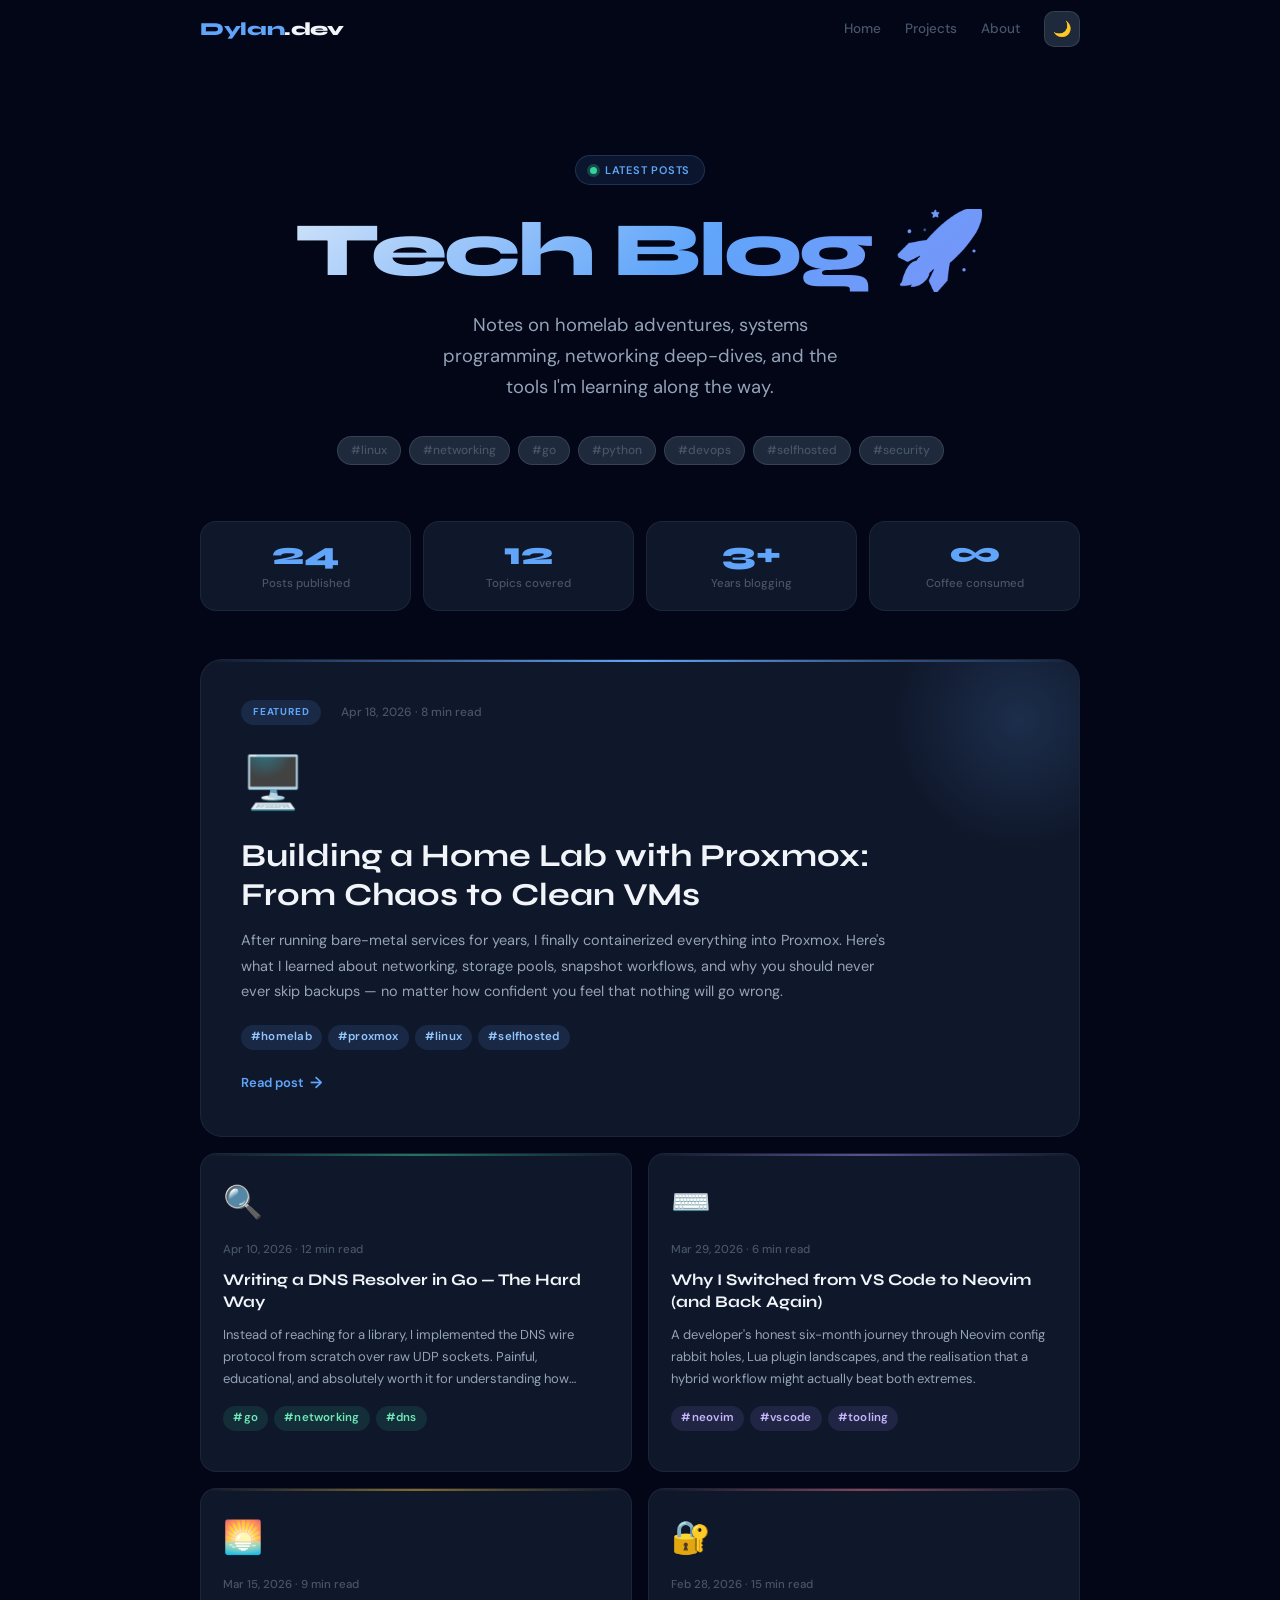
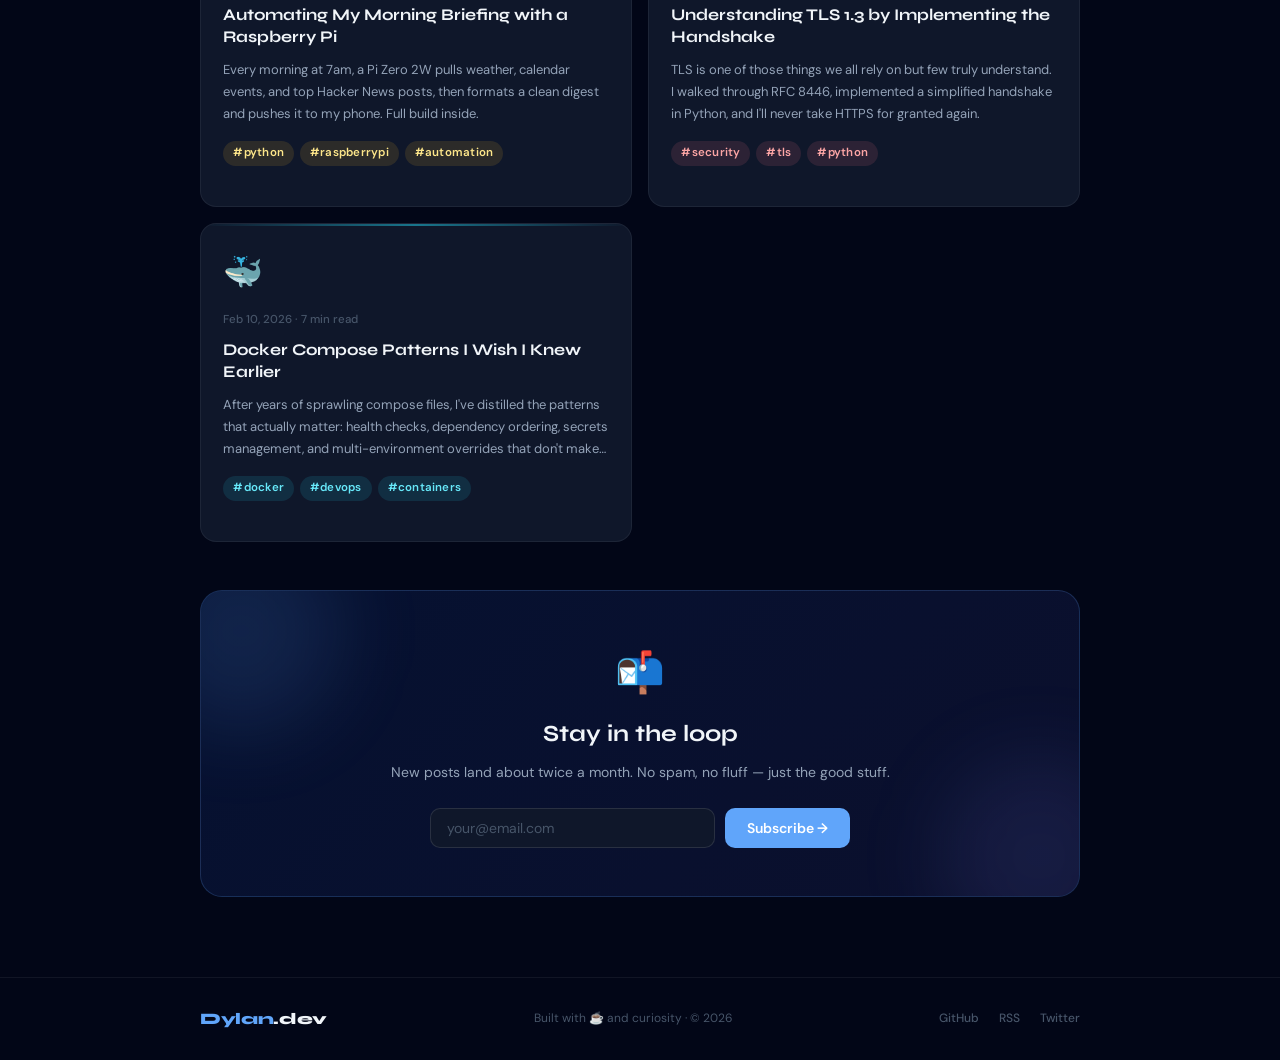
<file: index.html>
<!DOCTYPE html>
<html lang="en" data-theme="dark">
<head>
  <meta charset="UTF-8"/>
  <meta name="viewport" content="width=device-width,initial-scale=1.0"/>
  <title>Dylan.dev — Tech Blog</title>
  <meta name="description" content="Dylan's tech blog covering IT, coding, homelab projects, and deep dives into how things actually work."/>
  <link rel="canonical" href="https://dylan.dev/"/>
  <meta property="og:title" content="Dylan.dev — Tech Blog"/>
  <meta property="og:description" content="Projects, systems, and learning in IT and development."/>
  <meta property="og:type" content="website"/>
  <meta property="og:url" content="https://dylan.dev/"/>
  <meta name="twitter:card" content="summary"/>
  <meta name="theme-color" content="#020617"/>
  <link rel="preconnect" href="https://fonts.googleapis.com"/>
  <link rel="preconnect" href="https://fonts.gstatic.com" crossorigin/>
  <link href="https://fonts.googleapis.com/css2?family=Syne:wght@600;700;800&family=DM+Sans:ital,opsz,wght@0,9..40,300;0,9..40,400;0,9..40,500;1,9..40,300&display=swap" rel="stylesheet"/>
  <style>
    /* ── RESET & BASE ─────────────────────────────────────────── */
    *, *::before, *::after { box-sizing: border-box; margin: 0; padding: 0; }
    html { scroll-behavior: smooth; }
    body {
      font-family: 'DM Sans', sans-serif;
      font-size: 15px;
      line-height: 1.65;
      min-height: 100vh;
      transition: background .3s, color .3s;
    }

    /* ── DESIGN TOKENS ────────────────────────────────────────── */
    :root {
      --bg:       #020617;
      --bg2:      #0f172a;
      --bg3:      #1e293b;
      --card:     #0f172a;
      --card2:    #1e293b;
      --fg:       #f1f5f9;
      --fg2:      #94a3b8;
      --fg3:      #475569;
      --border:   rgba(255,255,255,0.06);
      --border2:  rgba(255,255,255,0.11);
      --accent:   #60a5fa;
      --accent2:  #818cf8;
      --green:    #34d399;
      --font-display: 'Syne', sans-serif;
      --font-body:    'DM Sans', sans-serif;
      --r:  10px;
      --rl: 16px;
      --rx: 22px;
    }
    [data-theme="light"] {
      --bg:      #f1f5f9;
      --bg2:     #ffffff;
      --bg3:     #e2e8f0;
      --card:    #ffffff;
      --card2:   #f8fafc;
      --fg:      #0f172a;
      --fg2:     #334155;
      --fg3:     #64748b;
      --border:  rgba(0,0,0,0.07);
      --border2: rgba(0,0,0,0.13);
      --accent:  #2563eb;
      --accent2: #6366f1;
      --green:   #059669;
    }

    /* ── LAYOUT UTILITIES ─────────────────────────────────────── */
    .container { max-width: 960px; margin: 0 auto; padding: 0 clamp(1rem,5vw,2.5rem); }
    .grid-posts {
      display: grid;
      grid-template-columns: repeat(auto-fill, minmax(min(100%, 290px), 1fr));
      gap: 16px;
    }
    .col-full { grid-column: 1 / -1; }

    /* ── REVEAL ANIMATION ─────────────────────────────────────── */
    .reveal {
      opacity: 0;
      transform: translateY(20px);
      transition: opacity .6s ease, transform .6s ease;
    }
    .reveal.visible { opacity: 1; transform: none; }

    /* ── NAVBAR ───────────────────────────────────────────────── */
    .navbar {
      position: sticky;
      top: 0;
      z-index: 100;
      border-bottom: 1px solid transparent;
      transition: background .3s, border-color .3s, backdrop-filter .3s;
    }
    .navbar.scrolled {
      background: color-mix(in srgb, var(--bg) 85%, transparent);
      backdrop-filter: blur(18px);
      -webkit-backdrop-filter: blur(18px);
      border-bottom-color: var(--border);
    }
    .navbar-inner {
      display: flex;
      align-items: center;
      justify-content: space-between;
      height: 58px;
    }
    .logo {
      font-family: var(--font-display);
      font-weight: 800;
      font-size: 1.15rem;
      letter-spacing: -0.02em;
      text-decoration: none;
      color: var(--fg);
    }
    .logo span { color: var(--accent); }
    .nav-links { display: flex; align-items: center; gap: 1.5rem; }
    .nav-links a {
      color: var(--fg3);
      text-decoration: none;
      font-size: 13.5px;
      font-weight: 500;
      transition: color .2s;
    }
    .nav-links a:hover { color: var(--fg); }
    .theme-btn {
      width: 36px; height: 36px;
      display: flex; align-items: center; justify-content: center;
      background: var(--bg3);
      border: 1px solid var(--border2);
      border-radius: var(--r);
      cursor: pointer;
      font-size: 15px;
      transition: transform .2s;
    }
    .theme-btn:hover { transform: scale(1.1); }

    /* ── HERO ─────────────────────────────────────────────────── */
    .hero {
      text-align: center;
      padding: clamp(3rem,9vw,6rem) 0 clamp(2rem,5vw,3.5rem);
    }
    .hero-badge {
      display: inline-flex;
      align-items: center;
      gap: 8px;
      padding: 5px 14px;
      border-radius: 100px;
      font-size: 11px;
      font-weight: 600;
      letter-spacing: .07em;
      text-transform: uppercase;
      background: rgba(96,165,250,0.1);
      color: var(--accent);
      border: 1px solid rgba(96,165,250,0.2);
      margin-bottom: 1.5rem;
    }
    [data-theme="light"] .hero-badge {
      background: rgba(37,99,235,0.08);
      border-color: rgba(37,99,235,0.2);
    }
    .hero-badge .dot {
      width: 7px; height: 7px;
      border-radius: 50%;
      background: var(--green);
      box-shadow: 0 0 0 3px color-mix(in srgb, var(--green) 25%, transparent);
    }
    .hero h1 {
      font-family: var(--font-display);
      font-weight: 800;
      line-height: 1.08;
      letter-spacing: -0.035em;
      font-size: clamp(2.8rem, 9vw, 4.8rem);
      background: linear-gradient(140deg, var(--fg) 0%, var(--accent) 55%, var(--accent2) 100%);
      -webkit-background-clip: text;
      -webkit-text-fill-color: transparent;
      background-clip: text;
      margin-bottom: 1.1rem;
    }
    [data-theme="light"] .hero h1 {
      background: linear-gradient(140deg, #0f172a 0%, #2563eb 55%, #6366f1 100%);
      -webkit-background-clip: text;
      background-clip: text;
    }
    .hero p {
      color: var(--fg2);
      font-size: clamp(1rem,2.5vw,1.15rem);
      max-width: 440px;
      margin: 0 auto 2rem;
      line-height: 1.7;
    }
    .tag-cloud {
      display: flex;
      flex-wrap: wrap;
      justify-content: center;
      gap: 8px;
    }
    .tag-cloud span {
      padding: 4px 13px;
      border-radius: 100px;
      font-size: 12px;
      font-weight: 500;
      background: var(--bg3);
      color: var(--fg3);
      border: 1px solid var(--border2);
      cursor: pointer;
      transition: color .2s, border-color .2s;
    }
    .tag-cloud span:hover { color: var(--accent); border-color: var(--accent); }

    /* ── STATS BAR ────────────────────────────────────────────── */
    .stats-bar {
      display: grid;
      grid-template-columns: repeat(auto-fit, minmax(120px, 1fr));
      gap: 12px;
      margin-bottom: 3rem;
    }
    .stat-card {
      background: var(--card);
      border: 1px solid var(--border);
      border-radius: var(--rl);
      padding: 16px;
      text-align: center;
    }
    .stat-value {
      font-family: var(--font-display);
      font-weight: 800;
      font-size: 2rem;
      color: var(--accent);
      line-height: 1;
      margin-bottom: 5px;
    }
    .stat-label {
      font-size: 11.5px;
      font-weight: 500;
      color: var(--fg3);
    }

    /* ── FEATURED POST ────────────────────────────────────────── */
    .featured {
      position: relative;
      overflow: hidden;
      border-radius: var(--rx);
      background: var(--card);
      border: 1px solid var(--border);
      cursor: pointer;
      transition: transform .28s ease, box-shadow .28s ease, border-color .28s ease;
    }
    .featured:hover { transform: translateY(-3px); }
    .featured-glow {
      position: absolute;
      top: -70px; right: -70px;
      width: 260px; height: 260px;
      border-radius: 50%;
      pointer-events: none;
    }
    .featured-top-line {
      position: absolute;
      top: 0; left: 0; right: 0;
      height: 2px;
    }
    .featured-body { position: relative; z-index: 1; padding: clamp(1.5rem,4vw,2.5rem); }
    .badge-featured {
      display: inline-block;
      font-size: 10px;
      font-weight: 700;
      letter-spacing: .08em;
      text-transform: uppercase;
      padding: 4px 12px;
      border-radius: 100px;
      margin-right: 10px;
    }
    .post-meta { font-size: 12px; color: var(--fg3); font-weight: 500; }
    .featured-emoji { font-size: 3.2rem; margin: 1rem 0 .75rem; }
    .featured h2 {
      font-family: var(--font-display);
      font-weight: 700;
      font-size: clamp(1.35rem,3.5vw,2rem);
      line-height: 1.2;
      color: var(--fg);
      margin-bottom: .9rem;
      max-width: 650px;
    }
    .featured p {
      color: var(--fg2);
      font-size: 14.5px;
      line-height: 1.75;
      max-width: 650px;
      margin-bottom: 1.25rem;
    }
    .tags { display: flex; flex-wrap: wrap; gap: 6px; margin-bottom: 1.25rem; }
    .tag {
      font-size: 11.5px;
      font-weight: 600;
      padding: 3px 10px;
      border-radius: 100px;
      text-transform: lowercase;
      letter-spacing: .02em;
    }
    .cta-link {
      display: inline-flex;
      align-items: center;
      gap: 6px;
      font-size: 13px;
      font-weight: 600;
      text-decoration: none;
      transition: gap .2s;
    }
    .cta-link:hover { gap: 10px; }
    .cta-arrow { font-size: 1rem; transition: transform .2s; }

    /* ── POST CARDS ───────────────────────────────────────────── */
    .post-card {
      position: relative;
      overflow: hidden;
      border-radius: var(--rl);
      background: var(--card);
      border: 1px solid var(--border);
      cursor: pointer;
      display: flex;
      flex-direction: column;
      transition: transform .25s ease, box-shadow .25s ease, border-color .25s ease;
    }
    .post-card:hover { transform: translateY(-4px); box-shadow: 0 10px 36px rgba(0,0,0,.28); }
    .card-stripe {
      height: 2px;
      width: 100%;
      opacity: 0.5;
      transition: opacity .25s;
    }
    .post-card:hover .card-stripe { opacity: 1; }
    .card-body { padding: 1.25rem 1.4rem; flex: 1; display: flex; flex-direction: column; }
    .card-emoji { font-size: 2rem; margin-bottom: .75rem; }
    .card-meta { font-size: 11.5px; color: var(--fg3); font-weight: 500; margin-bottom: .6rem; }
    .card-title {
      font-family: var(--font-display);
      font-weight: 700;
      font-size: 1.02rem;
      color: var(--fg);
      line-height: 1.35;
      margin-bottom: .65rem;
      flex: 1;
    }
    .card-excerpt {
      font-size: 13px;
      color: var(--fg2);
      line-height: 1.7;
      margin-bottom: 1rem;
      display: -webkit-box;
      -webkit-line-clamp: 3;
      -webkit-box-orient: vertical;
      overflow: hidden;
    }

    /* ── NEWSLETTER ───────────────────────────────────────────── */
    .newsletter {
      position: relative;
      overflow: hidden;
      border-radius: var(--rx);
      padding: clamp(2rem,5vw,3rem);
      text-align: center;
      background: linear-gradient(135deg, rgba(37,99,235,0.12) 0%, rgba(99,102,241,0.1) 100%);
      border: 1px solid rgba(96,165,250,0.2);
      margin-bottom: 5rem;
    }
    [data-theme="light"] .newsletter {
      background: linear-gradient(135deg, rgba(37,99,235,0.06) 0%, rgba(99,102,241,0.06) 100%);
      border-color: rgba(37,99,235,0.15);
    }
    .newsletter-blob {
      position: absolute;
      border-radius: 50%;
      pointer-events: none;
      filter: blur(40px);
    }
    .newsletter h3 {
      font-family: var(--font-display);
      font-weight: 700;
      font-size: 1.45rem;
      color: var(--fg);
      margin-bottom: .5rem;
    }
    .newsletter p { color: var(--fg2); font-size: 14px; margin-bottom: 1.5rem; }
    .nl-form {
      display: flex;
      flex-wrap: wrap;
      justify-content: center;
      gap: 10px;
      max-width: 420px;
      margin: 0 auto;
    }
    .nl-input {
      flex: 1;
      min-width: 180px;
      padding: 10px 16px;
      border-radius: var(--r);
      background: var(--card);
      border: 1px solid var(--border2);
      color: var(--fg);
      font-family: var(--font-body);
      font-size: 14px;
      outline: none;
      transition: border-color .2s;
    }
    .nl-input:focus { border-color: var(--accent); box-shadow: 0 0 0 3px rgba(96,165,250,.15); }
    .nl-input::placeholder { color: var(--fg3); }
    .nl-btn {
      padding: 10px 22px;
      border-radius: var(--r);
      background: var(--accent);
      color: #fff;
      font-family: var(--font-body);
      font-weight: 600;
      font-size: 14px;
      border: none;
      cursor: pointer;
      transition: filter .2s, transform .15s;
      white-space: nowrap;
    }
    .nl-btn:hover { filter: brightness(1.1); transform: translateY(-1px); }
    .nl-success {
      display: none;
      align-items: center;
      gap: 8px;
      background: rgba(52,211,153,0.15);
      color: var(--green);
      padding: 10px 22px;
      border-radius: var(--r);
      font-weight: 600;
      font-size: 14px;
      border: 1px solid rgba(52,211,153,0.25);
    }

    /* ── FOOTER ───────────────────────────────────────────────── */
    footer {
      border-top: 1px solid var(--border);
      padding: 1.75rem 0;
    }
    .footer-inner {
      display: flex;
      flex-wrap: wrap;
      align-items: center;
      justify-content: space-between;
      gap: 12px;
    }
    .footer-copy { font-size: 12px; color: var(--fg3); }
    .footer-links { display: flex; gap: 20px; }
    .footer-links a {
      font-size: 12px;
      font-weight: 500;
      color: var(--fg3);
      text-decoration: none;
      transition: color .2s;
    }
    .footer-links a:hover { color: var(--accent); }

    /* ── SCROLL BAR ───────────────────────────────────────────── */
    ::-webkit-scrollbar { width: 6px; }
    ::-webkit-scrollbar-track { background: var(--bg); }
    ::-webkit-scrollbar-thumb { background: var(--bg3); border-radius: 3px; }

    /* ── RESPONSIVE ───────────────────────────────────────────── */
    @media (max-width: 480px) {
      .nav-links a { display: none; }
      .footer-inner { flex-direction: column; text-align: center; }
    }
  </style>
</head>
<body>

<!-- ══════════════════════════════════════════════════════════
     NAVBAR
══════════════════════════════════════════════════════════ -->
<header class="navbar" id="navbar">
  <div class="container">
    <div class="navbar-inner">
      <a href="/" class="logo"><span>Dylan</span>.dev</a>
      <nav class="nav-links">
        <a href="#">Home</a>
        <a href="#">Projects</a>
        <a href="#">About</a>
        <button class="theme-btn" id="themeToggle" aria-label="Toggle theme">🌙</button>
      </nav>
    </div>
  </div>
</header>

<!-- ══════════════════════════════════════════════════════════
     HERO
══════════════════════════════════════════════════════════ -->
<section class="hero container reveal" id="hero">
  <div class="hero-badge">
    <span class="dot"></span>
    Latest posts
  </div>
  <h1>Tech Blog 🚀</h1>
  <p>Notes on homelab adventures, systems programming, networking deep-dives, and the tools I'm learning along the way.</p>
  <div class="tag-cloud">
    <span>#linux</span>
    <span>#networking</span>
    <span>#go</span>
    <span>#python</span>
    <span>#devops</span>
    <span>#selfhosted</span>
    <span>#security</span>
  </div>
</section>

<!-- ══════════════════════════════════════════════════════════
     STATS BAR
══════════════════════════════════════════════════════════ -->
<div class="container">
  <div class="stats-bar reveal">
    <div class="stat-card"><div class="stat-value">24</div><div class="stat-label">Posts published</div></div>
    <div class="stat-card"><div class="stat-value">12</div><div class="stat-label">Topics covered</div></div>
    <div class="stat-card"><div class="stat-value">3+</div><div class="stat-label">Years blogging</div></div>
    <div class="stat-card"><div class="stat-value">∞</div><div class="stat-label">Coffee consumed</div></div>
  </div>
</div>

<!-- ══════════════════════════════════════════════════════════
     POSTS GRID
══════════════════════════════════════════════════════════ -->
<main class="container" id="posts">
  <div class="grid-posts">

    <!-- FEATURED POST -->
    <article class="featured col-full reveal" id="featured-post"
      style="--a:#60a5fa; --ad:rgba(96,165,250,0.13);">
      <div class="featured-glow"
        style="background:radial-gradient(circle, rgba(96,165,250,0.16) 0%, transparent 70%)"></div>
      <div class="featured-top-line"
        style="background:linear-gradient(90deg,transparent,#60a5fa,transparent)"></div>
      <div class="featured-body">
        <div style="display:flex;align-items:center;flex-wrap:wrap;gap:10px;margin-bottom:14px">
          <span class="badge-featured" style="background:rgba(96,165,250,0.13);color:#60a5fa">Featured</span>
          <span class="post-meta">Apr 18, 2026 · 8 min read</span>
        </div>
        <div class="featured-emoji">🖥️</div>
        <h2>Building a Home Lab with Proxmox: From Chaos to Clean VMs</h2>
        <p>After running bare-metal services for years, I finally containerized everything into Proxmox. Here's what I learned about networking, storage pools, snapshot workflows, and why you should never ever skip backups — no matter how confident you feel that nothing will go wrong.</p>
        <div class="tags">
          <span class="tag" style="background:rgba(96,165,250,0.12);color:#93c5fd">#homelab</span>
          <span class="tag" style="background:rgba(96,165,250,0.12);color:#93c5fd">#proxmox</span>
          <span class="tag" style="background:rgba(96,165,250,0.12);color:#93c5fd">#linux</span>
          <span class="tag" style="background:rgba(96,165,250,0.12);color:#93c5fd">#selfhosted</span>
        </div>
        <a href="#" class="cta-link" style="color:#60a5fa">
          Read post <span class="cta-arrow">→</span>
        </a>
      </div>
    </article>

    <!-- POST 2 -->
    <article class="post-card reveal" style="--a:#34d399;--ad:rgba(52,211,153,0.12)">
      <div class="card-stripe"
        style="background:linear-gradient(90deg,transparent,#34d399,transparent)"></div>
      <div class="card-body">
        <div class="card-emoji">🔍</div>
        <div class="card-meta">Apr 10, 2026 · 12 min read</div>
        <h3 class="card-title">Writing a DNS Resolver in Go — The Hard Way</h3>
        <p class="card-excerpt">Instead of reaching for a library, I implemented the DNS wire protocol from scratch over raw UDP sockets. Painful, educational, and absolutely worth it for understanding how domain lookups actually work under the hood.</p>
        <div class="tags">
          <span class="tag" style="background:rgba(52,211,153,0.12);color:#6ee7b7">#go</span>
          <span class="tag" style="background:rgba(52,211,153,0.12);color:#6ee7b7">#networking</span>
          <span class="tag" style="background:rgba(52,211,153,0.12);color:#6ee7b7">#dns</span>
        </div>
      </div>
    </article>

    <!-- POST 3 -->
    <article class="post-card reveal" style="--a:#a78bfa;--ad:rgba(167,139,250,0.12)">
      <div class="card-stripe"
        style="background:linear-gradient(90deg,transparent,#a78bfa,transparent)"></div>
      <div class="card-body">
        <div class="card-emoji">⌨️</div>
        <div class="card-meta">Mar 29, 2026 · 6 min read</div>
        <h3 class="card-title">Why I Switched from VS Code to Neovim (and Back Again)</h3>
        <p class="card-excerpt">A developer's honest six-month journey through Neovim config rabbit holes, Lua plugin landscapes, and the realisation that a hybrid workflow might actually beat both extremes.</p>
        <div class="tags">
          <span class="tag" style="background:rgba(167,139,250,0.12);color:#c4b5fd">#neovim</span>
          <span class="tag" style="background:rgba(167,139,250,0.12);color:#c4b5fd">#vscode</span>
          <span class="tag" style="background:rgba(167,139,250,0.12);color:#c4b5fd">#tooling</span>
        </div>
      </div>
    </article>

    <!-- POST 4 -->
    <article class="post-card reveal" style="--a:#fbbf24;--ad:rgba(251,191,36,0.12)">
      <div class="card-stripe"
        style="background:linear-gradient(90deg,transparent,#fbbf24,transparent)"></div>
      <div class="card-body">
        <div class="card-emoji">🌅</div>
        <div class="card-meta">Mar 15, 2026 · 9 min read</div>
        <h3 class="card-title">Automating My Morning Briefing with a Raspberry Pi</h3>
        <p class="card-excerpt">Every morning at 7am, a Pi Zero 2W pulls weather, calendar events, and top Hacker News posts, then formats a clean digest and pushes it to my phone. Full build inside.</p>
        <div class="tags">
          <span class="tag" style="background:rgba(251,191,36,0.12);color:#fde68a">#python</span>
          <span class="tag" style="background:rgba(251,191,36,0.12);color:#fde68a">#raspberrypi</span>
          <span class="tag" style="background:rgba(251,191,36,0.12);color:#fde68a">#automation</span>
        </div>
      </div>
    </article>

    <!-- POST 5 -->
    <article class="post-card reveal" style="--a:#fb7185;--ad:rgba(251,113,133,0.12)">
      <div class="card-stripe"
        style="background:linear-gradient(90deg,transparent,#fb7185,transparent)"></div>
      <div class="card-body">
        <div class="card-emoji">🔐</div>
        <div class="card-meta">Feb 28, 2026 · 15 min read</div>
        <h3 class="card-title">Understanding TLS 1.3 by Implementing the Handshake</h3>
        <p class="card-excerpt">TLS is one of those things we all rely on but few truly understand. I walked through RFC 8446, implemented a simplified handshake in Python, and I'll never take HTTPS for granted again.</p>
        <div class="tags">
          <span class="tag" style="background:rgba(251,113,133,0.12);color:#fca5a5">#security</span>
          <span class="tag" style="background:rgba(251,113,133,0.12);color:#fca5a5">#tls</span>
          <span class="tag" style="background:rgba(251,113,133,0.12);color:#fca5a5">#python</span>
        </div>
      </div>
    </article>

    <!-- POST 6 -->
    <article class="post-card reveal" style="--a:#22d3ee;--ad:rgba(34,211,238,0.12)">
      <div class="card-stripe"
        style="background:linear-gradient(90deg,transparent,#22d3ee,transparent)"></div>
      <div class="card-body">
        <div class="card-emoji">🐳</div>
        <div class="card-meta">Feb 10, 2026 · 7 min read</div>
        <h3 class="card-title">Docker Compose Patterns I Wish I Knew Earlier</h3>
        <p class="card-excerpt">After years of sprawling compose files, I've distilled the patterns that actually matter: health checks, dependency ordering, secrets management, and multi-environment overrides that don't make you cry.</p>
        <div class="tags">
          <span class="tag" style="background:rgba(34,211,238,0.12);color:#67e8f9">#docker</span>
          <span class="tag" style="background:rgba(34,211,238,0.12);color:#67e8f9">#devops</span>
          <span class="tag" style="background:rgba(34,211,238,0.12);color:#67e8f9">#containers</span>
        </div>
      </div>
    </article>

  </div><!-- /grid-posts -->
</main>

<!-- ══════════════════════════════════════════════════════════
     NEWSLETTER
══════════════════════════════════════════════════════════ -->
<div class="container" style="margin-top:3rem">
  <div class="newsletter reveal">
    <div class="newsletter-blob" style="top:-60px;left:-60px;width:200px;height:200px;background:rgba(96,165,250,0.12)"></div>
    <div class="newsletter-blob" style="bottom:-60px;right:-60px;width:200px;height:200px;background:rgba(129,140,248,0.1)"></div>
    <div style="position:relative;z-index:1">
      <div style="font-size:2.5rem;margin-bottom:.6rem">📬</div>
      <h3>Stay in the loop</h3>
      <p>New posts land about twice a month. No spam, no fluff — just the good stuff.</p>
      <div class="nl-form" id="nlForm">
        <input class="nl-input" type="email" id="nlEmail" placeholder="your@email.com" autocomplete="email"/>
        <button class="nl-btn" id="nlBtn">Subscribe →</button>
      </div>
      <div class="nl-success" id="nlSuccess">✅ You're on the list!</div>
    </div>
  </div>
</div>

<!-- ══════════════════════════════════════════════════════════
     FOOTER
══════════════════════════════════════════════════════════ -->
<footer>
  <div class="container">
    <div class="footer-inner">
      <a href="/" class="logo" style="font-size:1rem"><span>Dylan</span>.dev</a>
      <span class="footer-copy">Built with ☕ and curiosity · © 2026</span>
      <div class="footer-links">
        <a href="#">GitHub</a>
        <a href="#">RSS</a>
        <a href="#">Twitter</a>
      </div>
    </div>
  </div>
</footer>

<!-- ══════════════════════════════════════════════════════════
     JAVASCRIPT
══════════════════════════════════════════════════════════ -->
<script>
  /* ── BODY BACKGROUND ────────────────────────────────────── */
  // Apply bg color immediately to avoid flash
  function applyBg() {
    const dark = document.documentElement.dataset.theme === 'dark';
    document.body.style.background = dark ? '#020617' : '#f1f5f9';
    document.body.style.color      = dark ? '#f1f5f9' : '#0f172a';
  }
  applyBg();

  /* ── THEME TOGGLE ───────────────────────────────────────── */
  const btn = document.getElementById('themeToggle');
  btn.addEventListener('click', () => {
    const html  = document.documentElement;
    const isDark = html.dataset.theme === 'dark';
    html.dataset.theme = isDark ? 'light' : 'dark';
    btn.textContent    = isDark ? '🌙' : '☀️';
    applyBg();
    // Persist preference
    localStorage.setItem('dylan-theme', html.dataset.theme);
  });

  // Restore saved preference
  const saved = localStorage.getItem('dylan-theme');
  if (saved) {
    document.documentElement.dataset.theme = saved;
    btn.textContent = saved === 'dark' ? '☀️' : '🌙';
    applyBg();
  }

  /* ── NAVBAR SCROLL ──────────────────────────────────────── */
  const navbar = document.getElementById('navbar');
  window.addEventListener('scroll', () => {
    navbar.classList.toggle('scrolled', window.scrollY > 30);
  }, { passive: true });

  /* ── INTERSECTION OBSERVER REVEAL ──────────────────────── */
  const revealObs = new IntersectionObserver((entries) => {
    entries.forEach((entry, i) => {
      if (entry.isIntersecting) {
        // Slight stagger for grid children
        const delay = entry.target.closest('.grid-posts')
          ? Array.from(entry.target.parentElement.children).indexOf(entry.target) * 55
          : 0;
        setTimeout(() => entry.target.classList.add('visible'), delay);
        revealObs.unobserve(entry.target);
      }
    });
  }, { threshold: 0.1 });

  document.querySelectorAll('.reveal').forEach(el => revealObs.observe(el));

  /* ── FEATURED POST HOVER ────────────────────────────────── */
  const featured = document.getElementById('featured-post');
  featured.addEventListener('mouseenter', () => {
    featured.style.borderColor = 'rgba(96,165,250,0.35)';
    featured.style.boxShadow   = '0 0 0 1.5px rgba(96,165,250,0.15), 0 16px 52px rgba(0,0,0,.4)';
    featured.style.transform   = 'translateY(-3px)';
  });
  featured.addEventListener('mouseleave', () => {
    featured.style.borderColor = '';
    featured.style.boxShadow   = '';
    featured.style.transform   = '';
  });

  /* ── POST CARD HOVER BORDER ─────────────────────────────── */
  document.querySelectorAll('.post-card').forEach(card => {
    const accent = getComputedStyle(card).getPropertyValue('--a').trim();
    card.addEventListener('mouseenter', () => {
      card.style.borderColor = accent + '44';
    });
    card.addEventListener('mouseleave', () => {
      card.style.borderColor = '';
    });
  });

  /* ── NEWSLETTER ─────────────────────────────────────────── */
  document.getElementById('nlBtn').addEventListener('click', () => {
    const email = document.getElementById('nlEmail').value.trim();
    if (!email.includes('@') || !email.includes('.')) {
      document.getElementById('nlEmail').style.borderColor = '#fb7185';
      document.getElementById('nlEmail').focus();
      setTimeout(() => document.getElementById('nlEmail').style.borderColor = '', 1500);
      return;
    }
    document.getElementById('nlForm').style.display = 'none';
    const success = document.getElementById('nlSuccess');
    success.style.display = 'inline-flex';
  });

  // Allow Enter key in email input
  document.getElementById('nlEmail').addEventListener('keydown', e => {
    if (e.key === 'Enter') document.getElementById('nlBtn').click();
  });
</script>
</body>
</html>
</file>
